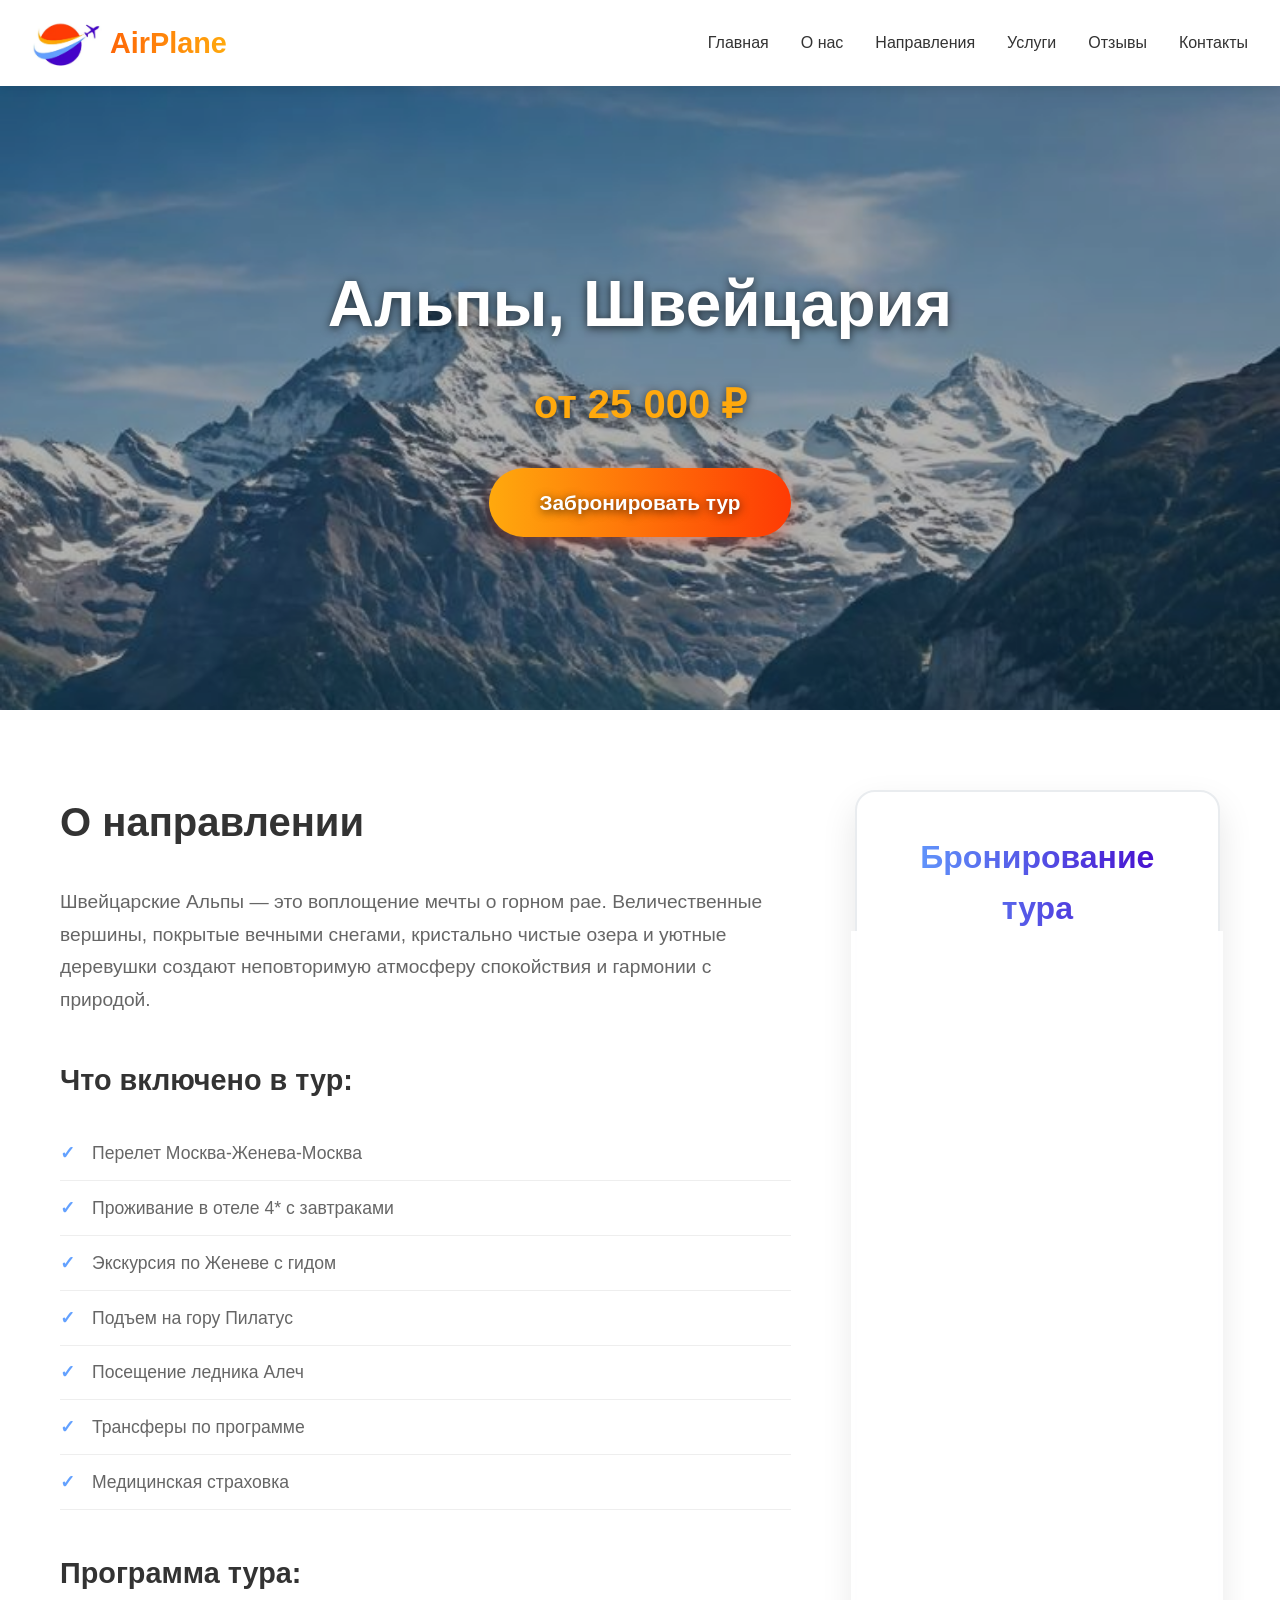
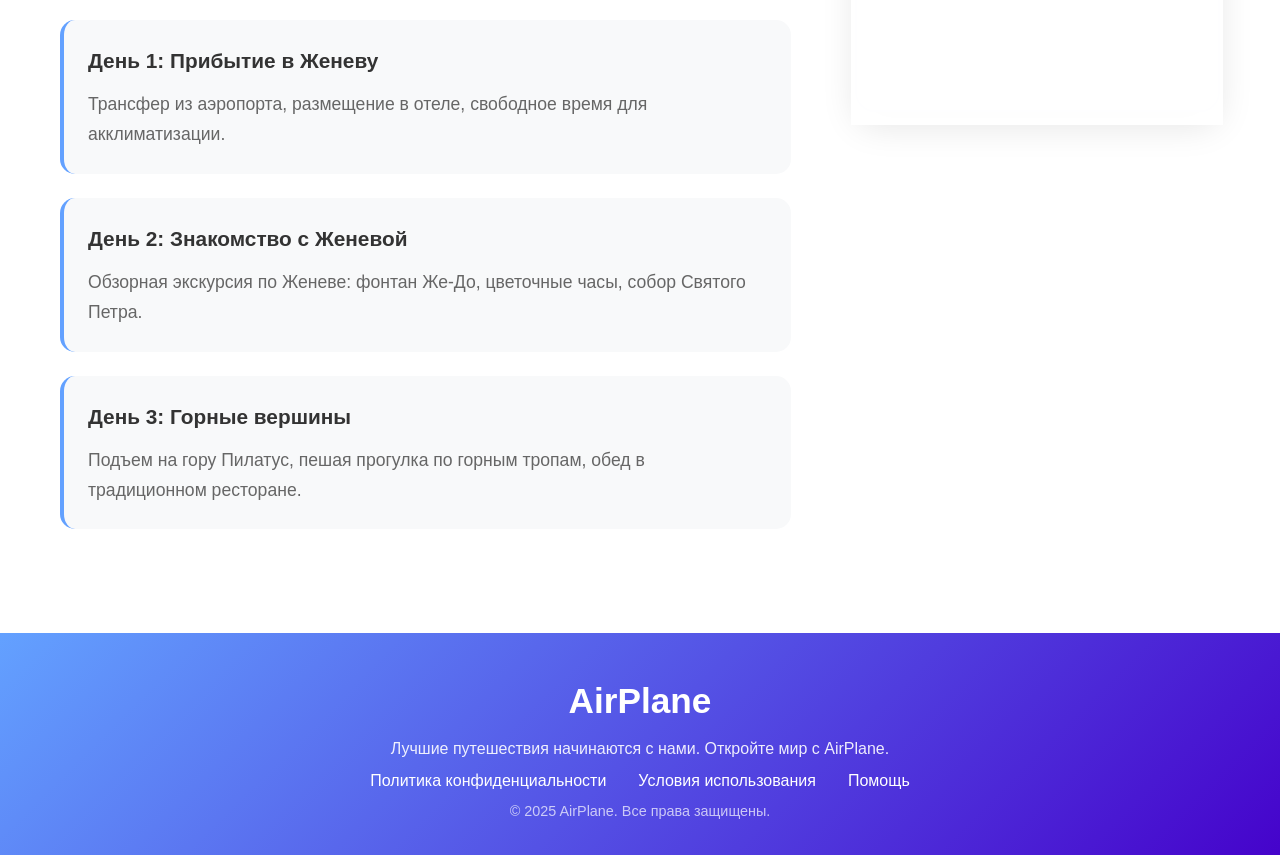
<file: alps.html>
<!DOCTYPE html>
<html lang="ru">
<head>
    <meta charset="UTF-8">
    <meta name="viewport" content="width=device-width, initial-scale=1.0">
    <title>Альпы, Швейцария - AirPlane</title>
    <link rel="stylesheet" href="style.css">
    <link rel="stylesheet" href="https://cdnjs.cloudflare.com/ajax/libs/font-awesome/6.4.0/css/all.min.css">
    <link rel="stylesheet" href="destination-styles.css">
</head>
<body>
    <header class="header">
        <nav class="navbar">
            <div class="nav-logo">
            <img src="images/logo.png" alt="AirPlane Logo" class="logo-img">
            AirPlane
        </div>
            <ul class="nav-menu">
                <li class="nav-item"><a href="index.html" class="nav-link">Главная</a></li>
                <li class="nav-item"><a href="index.html#about" class="nav-link">О нас</a></li>
                <li class="nav-item"><a href="index.html#destinations" class="nav-link">Направления</a></li>
                <li class="nav-item"><a href="index.html#services" class="nav-link">Услуги</a></li>
                <li class="nav-item"><a href="index.html#testimonials" class="nav-link">Отзывы</a></li>
                <li class="nav-item"><a href="index.html#contact" class="nav-link">Контакты</a></li>
            </ul>
            <div class="hamburger">
                <span class="bar"></span>
                <span class="bar"></span>
                <span class="bar"></span>
            </div>
        </nav>
    </header>

    <main>
        <section class="destination-detail">
            <div class="detail-hero" style="background-image: url('./images/швейцария.jpeg'); background-size: cover; background-position: top center; background-repeat: no-repeat;">
                <div class="container">
                    <div class="detail-content">
                        <h1>Альпы, Швейцария</h1>
                        <p class="detail-price">от 25 000 ₽</p>
                        <a href="#booking" class="detail-button">Забронировать тур</a>
                    </div>
                </div>
            </div>

            <div class="container">
                <div class="detail-info">
                    <div class="info-grid">
                        <div class="info-main">
                            <h2>О направлении</h2>
                            <p>Швейцарские Альпы — это воплощение мечты о горном рае. Величественные вершины, покрытые вечными снегами, кристально чистые озера и уютные деревушки создают неповторимую атмосферу спокойствия и гармонии с природой.</p>
                            
                            <h3>Что включено в тур:</h3>
                            <ul>
                                <li>Перелет Москва-Женева-Москва</li>
                                <li>Проживание в отеле 4* с завтраками</li>
                                <li>Экскурсия по Женеве с гидом</li>
                                <li>Подъем на гору Пилатус</li>
                                <li>Посещение ледника Алеч</li>
                                <li>Трансферы по программе</li>
                                <li>Медицинская страховка</li>
                            </ul>

                            <h3>Программа тура:</h3>
                            <div class="program-day">
                                <h4>День 1: Прибытие в Женеву</h4>
                                <p>Трансфер из аэропорта, размещение в отеле, свободное время для акклиматизации.</p>
                            </div>
                            <div class="program-day">
                                <h4>День 2: Знакомство с Женевой</h4>
                                <p>Обзорная экскурсия по Женеве: фонтан Же-До, цветочные часы, собор Святого Петра.</p>
                            </div>
                            <div class="program-day">
                                <h4>День 3: Горные вершины</h4>
                                <p>Подъем на гору Пилатус, пешая прогулка по горным тропам, обед в традиционном ресторане.</p>
                            </div>
                        </div>

                        <div class="info-sidebar">
                            <div class="booking-box" id="booking">
                                <h3>Бронирование тура</h3>
                                <form class="booking-form" data-base-price="25000">
                                    <div class="form-group">
                                        <label for="departure-date">Дата вылета</label>
                                        <input type="date" id="departure-date" required>
                                        <small class="date-error">Дата должна быть между 2025 и 2035 годом</small>
                                    </div>
                                    <div class="form-group">
                                        <label for="people-count">Количество человек</label>
                                        <select id="people-count">
                                            <option value="1">1</option>
                                            <option value="2">2</option>
                                            <option value="3">3</option>
                                            <option value="4">4</option>
                                        </select>
                                    </div>
                                    <div class="form-group">
                                        <label for="room-type">Тип номера</label>
                                        <select id="room-type">
                                            <option value="standard">Стандарт</option>
                                            <option value="comfort">Комфорт</option>
                                            <option value="luxury">Люкс</option>
                                        </select>
                                    </div>
                                    <div class="price-summary">
                                        <p>Итоговая стоимость: <span id="total-price">25 000 ₽</span></p>
                                    </div>
                                    <button type="submit" class="form-button">Забронировать тур</button>
                                </form>
                                <div id="booking-message"></div>
                            </div>
                        </div>
                    </div>
                </div>
            </div>
        </section>
    </main>

    <footer class="footer">
        <div class="container">
            <div class="footer-content">
                <div class="footer-logo">AirPlane</div>
                <p>Лучшие путешествия начинаются с нами. Откройте мир с AirPlane.</p>
                <div class="footer-links">
                    <a href="#">Политика конфиденциальности</a>
                    <a href="#">Условия использования</a>
                    <a href="#">Помощь</a>
                </div>
                <div class="footer-copy">&copy; 2025 AirPlane. Все права защищены.</div>
            </div>
        </div>
    </footer>

    <script src="script.js"></script>
    <script src="booking.js"></script>
</body>
</html>
</file>
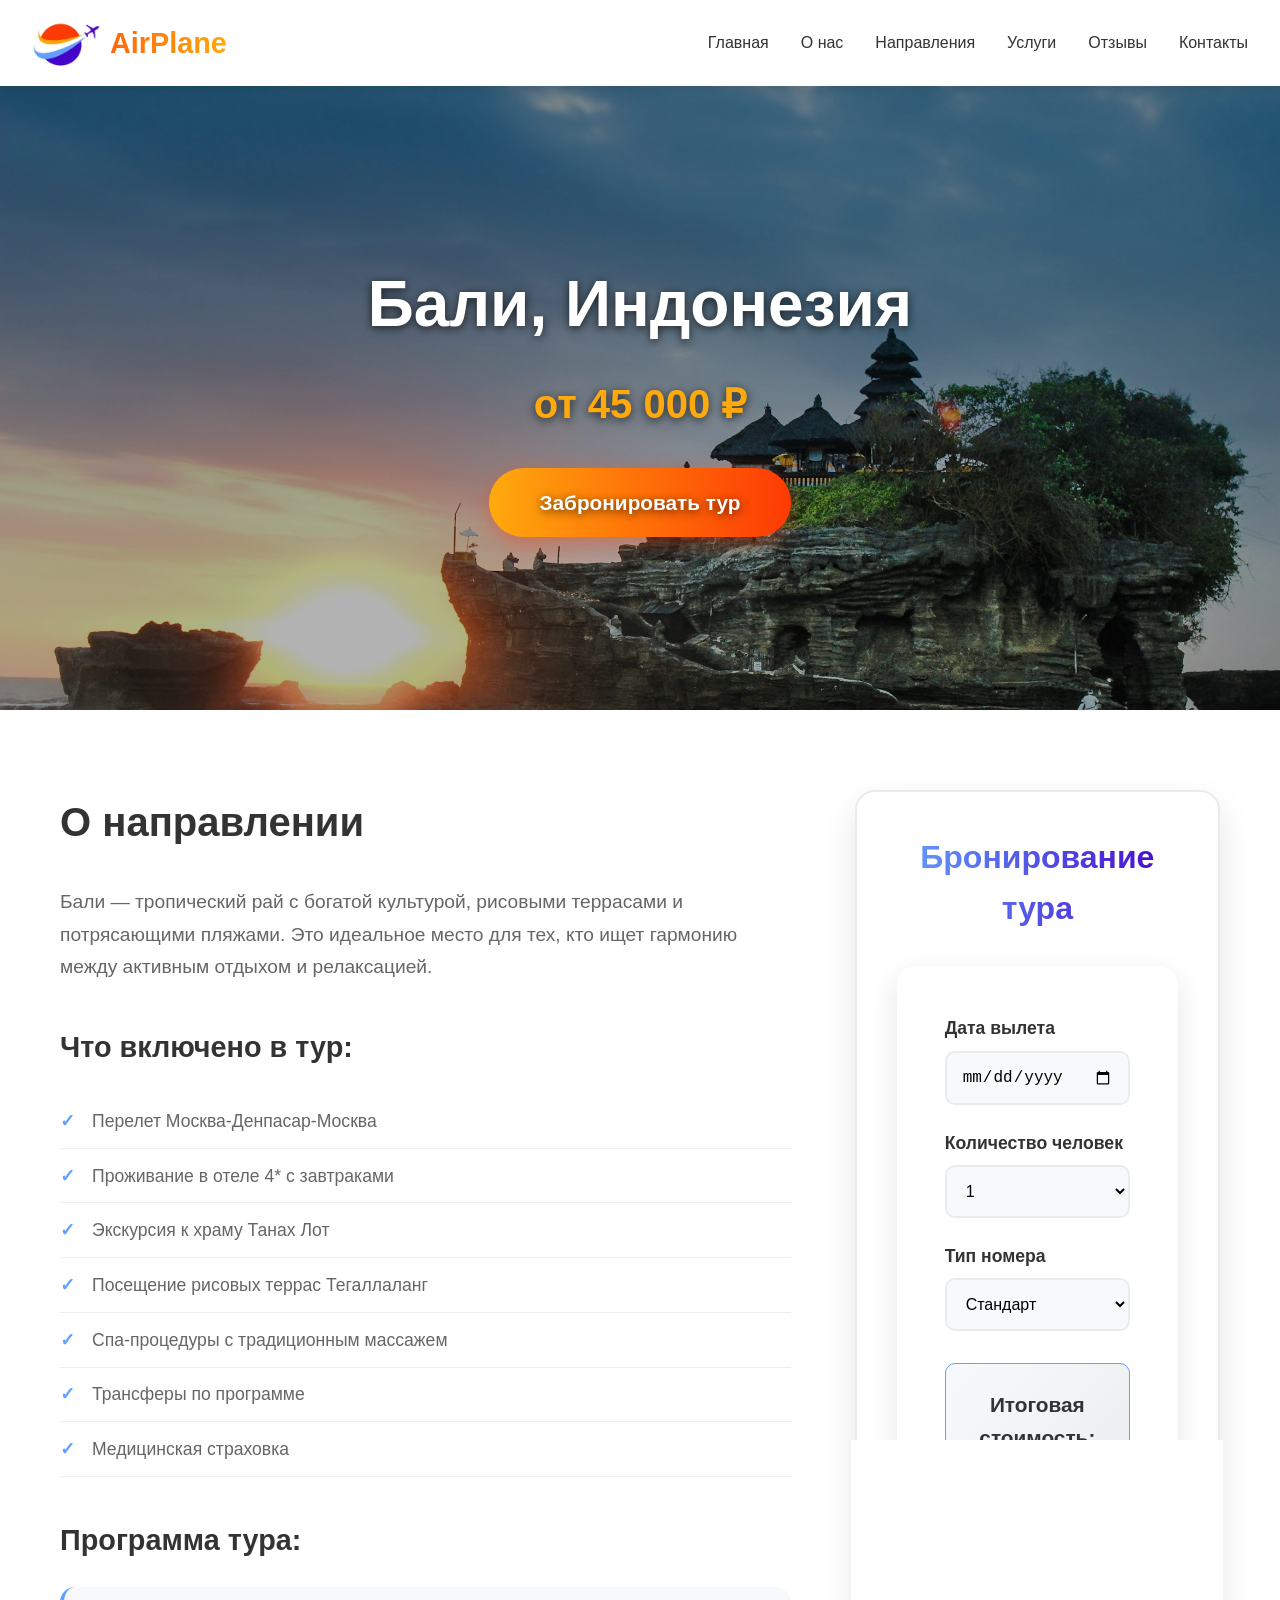
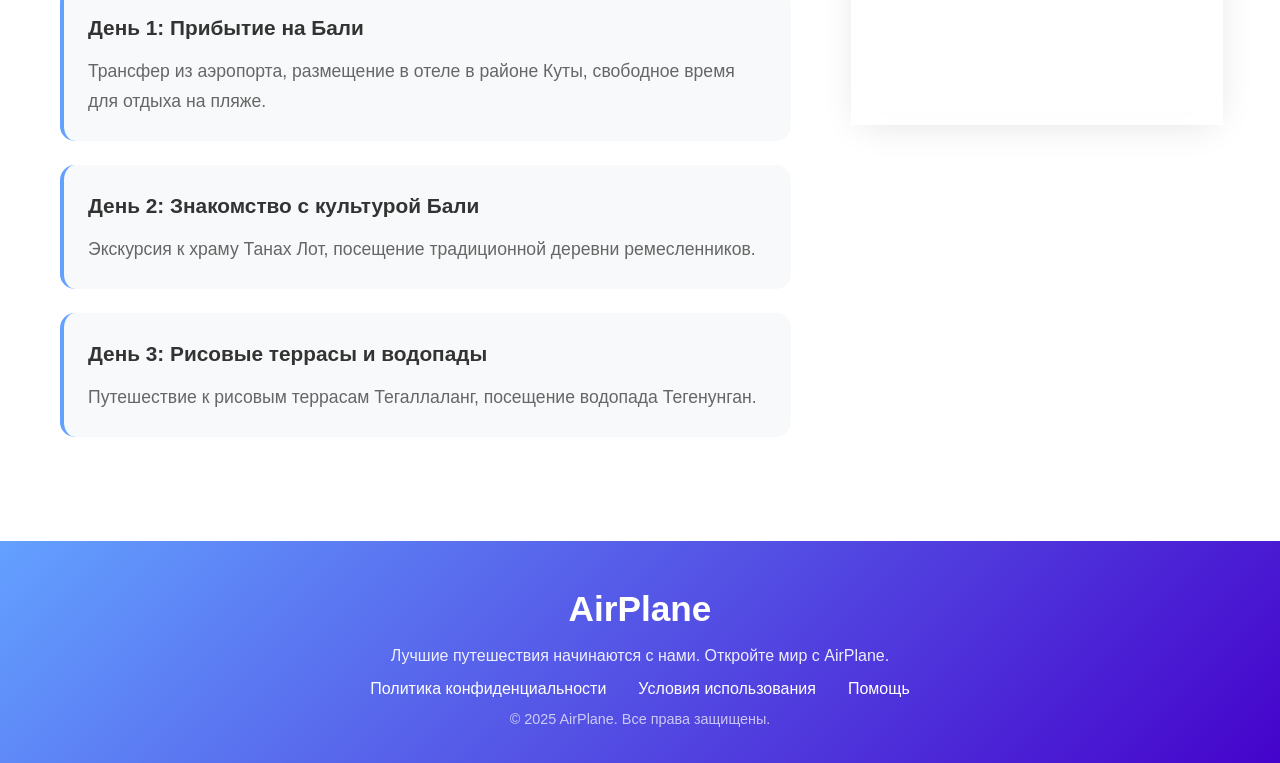
<file: bali.html>
<!DOCTYPE html>
<html lang="ru">
<head>
    <meta charset="UTF-8">
    <meta name="viewport" content="width=device-width, initial-scale=1.0">
    <title>Бали, Индонезия - AirPlane</title>
    <link rel="stylesheet" href="style.css">
    <link rel="stylesheet" href="https://cdnjs.cloudflare.com/ajax/libs/font-awesome/6.4.0/css/all.min.css">
    <link rel="stylesheet" href="destination-styles.css">
</head>
<body>
    <header class="header">
        <nav class="navbar">
            <div class="nav-logo">
                <img src="images/logo.png" alt="AirPlane Logo" class="logo-img">
                AirPlane
            </div>
            <ul class="nav-menu">
                <li class="nav-item"><a href="index.html" class="nav-link">Главная</a></li>
                <li class="nav-item"><a href="index.html#about" class="nav-link">О нас</a></li>
                <li class="nav-item"><a href="index.html#destinations" class="nav-link">Направления</a></li>
                <li class="nav-item"><a href="index.html#services" class="nav-link">Услуги</a></li>
                <li class="nav-item"><a href="index.html#testimonials" class="nav-link">Отзывы</a></li>
                <li class="nav-item"><a href="index.html#contact" class="nav-link">Контакты</a></li>
            </ul>
            <div class="hamburger">
                <span class="bar"></span>
                <span class="bar"></span>
                <span class="bar"></span>
            </div>
        </nav>
    </header>

    <main>
        <section class="destination-detail">
            <div class="detail-hero" style="background-image: url('./images/бали.png');">
                <div class="container">
                    <div class="detail-content">
                        <h1>Бали, Индонезия</h1>
                        <p class="detail-price">от 45 000 ₽</p>
                        <a href="#booking" class="detail-button">Забронировать тур</a>
                    </div>
                </div>
            </div>

            <div class="container">
                <div class="detail-info">
                    <div class="info-grid">
                        <div class="info-main">
                            <h2>О направлении</h2>
                            <p>Бали — тропический рай с богатой культурой, рисовыми террасами и потрясающими пляжами. Это идеальное место для тех, кто ищет гармонию между активным отдыхом и релаксацией.</p>
                            
                            <h3>Что включено в тур:</h3>
                            <ul>
                                <li>Перелет Москва-Денпасар-Москва</li>
                                <li>Проживание в отеле 4* с завтраками</li>
                                <li>Экскурсия к храму Танах Лот</li>
                                <li>Посещение рисовых террас Тегаллаланг</li>
                                <li>Спа-процедуры с традиционным массажем</li>
                                <li>Трансферы по программе</li>
                                <li>Медицинская страховка</li>
                            </ul>

                            <h3>Программа тура:</h3>
                            <div class="program-day">
                                <h4>День 1: Прибытие на Бали</h4>
                                <p>Трансфер из аэропорта, размещение в отеле в районе Куты, свободное время для отдыха на пляже.</p>
                            </div>
                            <div class="program-day">
                                <h4>День 2: Знакомство с культурой Бали</h4>
                                <p>Экскурсия к храму Танах Лот, посещение традиционной деревни ремесленников.</p>
                            </div>
                            <div class="program-day">
                                <h4>День 3: Рисовые террасы и водопады</h4>
                                <p>Путешествие к рисовым террасам Тегаллаланг, посещение водопада Тегенунган.</p>
                            </div>
                        </div>

                        <div class="info-sidebar">
                            <div class="booking-box" id="booking">
                                <h3>Бронирование тура</h3>
                                <form class="booking-form" data-base-price="45000">
                                    <div class="form-group">
                                        <label for="departure-date">Дата вылета</label>
                                        <input type="date" id="departure-date" required>
                                        <small class="date-error">Дата должна быть между 2025 и 2035 годом</small>
                                    </div>
                                    <div class="form-group">
                                        <label for="people-count">Количество человек</label>
                                        <select id="people-count">
                                            <option value="1">1</option>
                                            <option value="2">2</option>
                                            <option value="3">3</option>
                                            <option value="4">4</option>
                                        </select>
                                    </div>
                                    <div class="form-group">
                                        <label for="room-type">Тип номера</label>
                                        <select id="room-type">
                                            <option value="standard">Стандарт</option>
                                            <option value="comfort">Комфорт</option>
                                            <option value="luxury">Люкс</option>
                                        </select>
                                    </div>
                                    <div class="price-summary">
                                        <p>Итоговая стоимость: <span id="total-price">45 000 ₽</span></p>
                                    </div>
                                    <button type="submit" class="form-button">Забронировать тур</button>
                                </form>
                                <div id="booking-message"></div>
                            </div>
                        </div>
                    </div>
                </div>
            </div>
        </section>
    </main>

    <footer class="footer">
        <div class="container">
            <div class="footer-content">
                <div class="footer-logo">AirPlane</div>
                <p>Лучшие путешествия начинаются с нами. Откройте мир с AirPlane.</p>
                <div class="footer-links">
                    <a href="#">Политика конфиденциальности</a>
                    <a href="#">Условия использования</a>
                    <a href="#">Помощь</a>
                </div>
                <div class="footer-copy">&copy; 2025 AirPlane. Все права защищены.</div>
            </div>
        </div>
    </footer>

    <script src="script.js"></script>
    <script src="booking.js"></script>
</body>
</html>
</file>
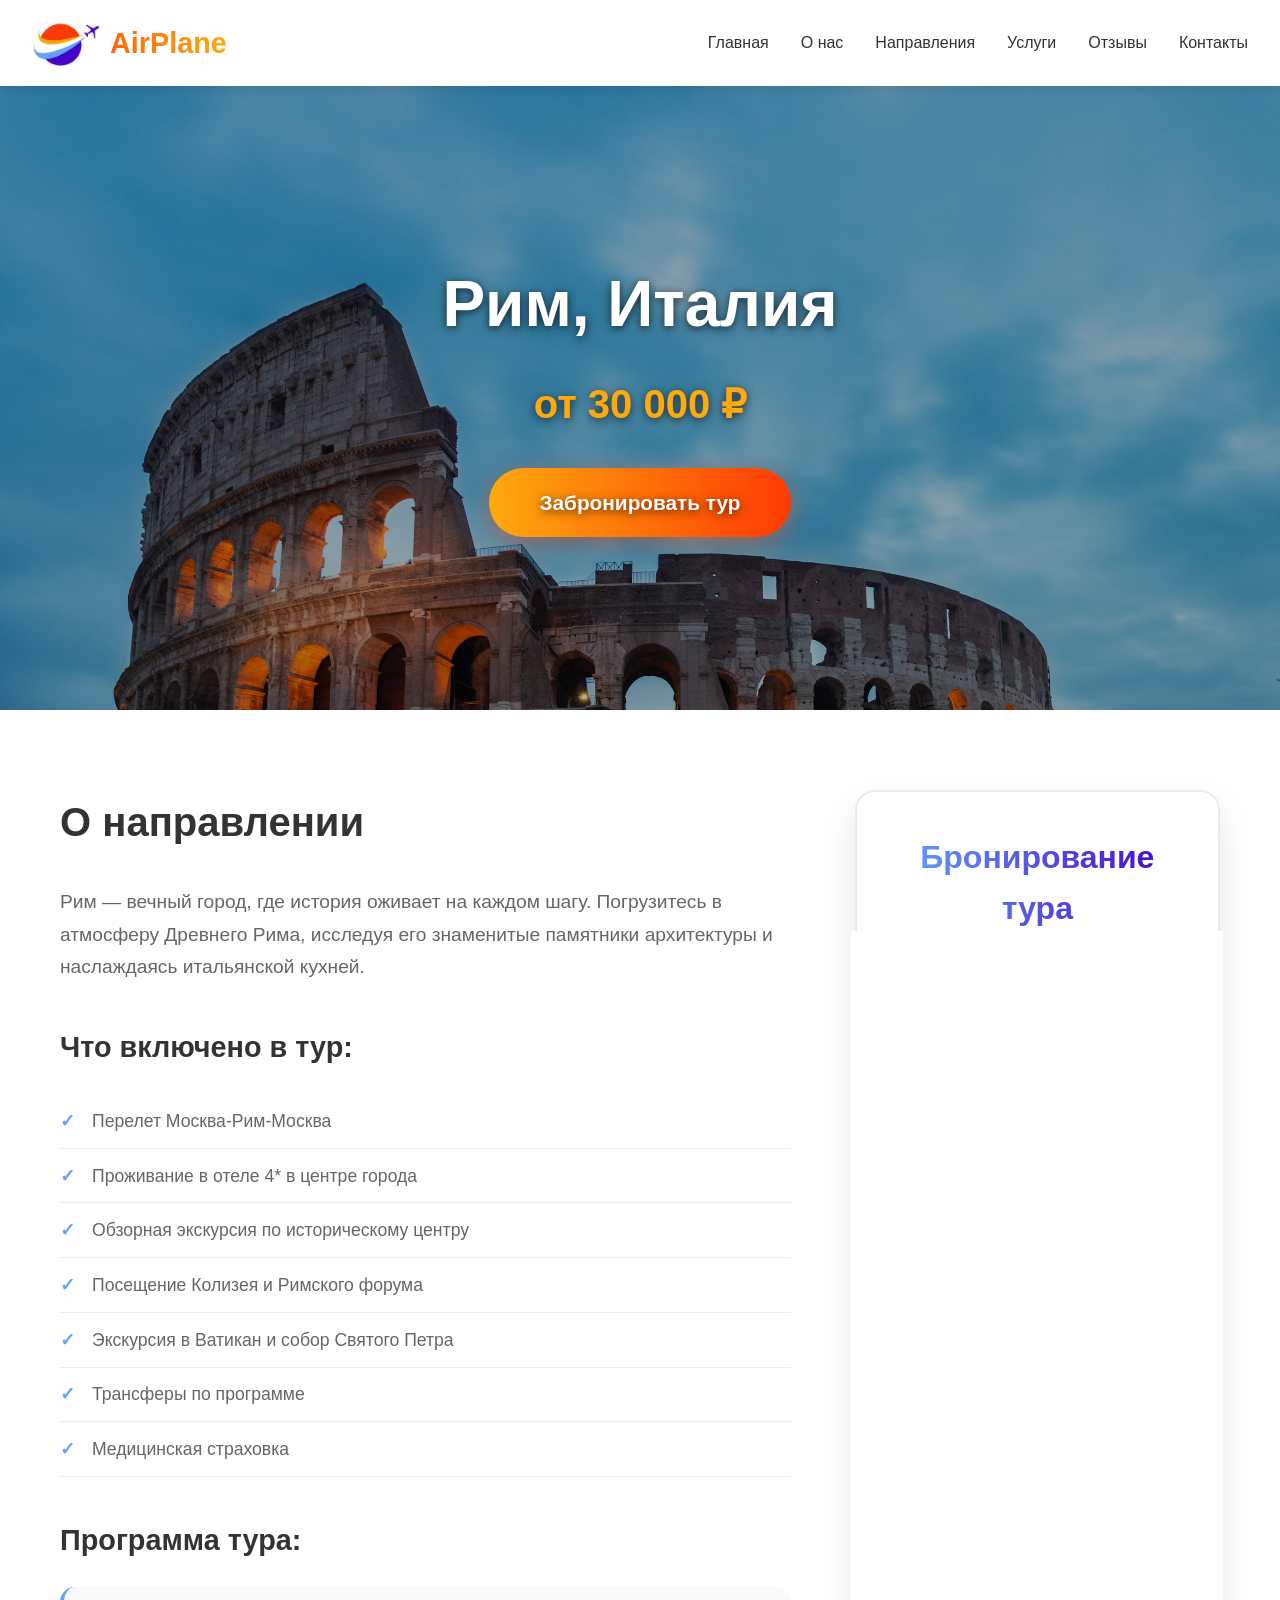
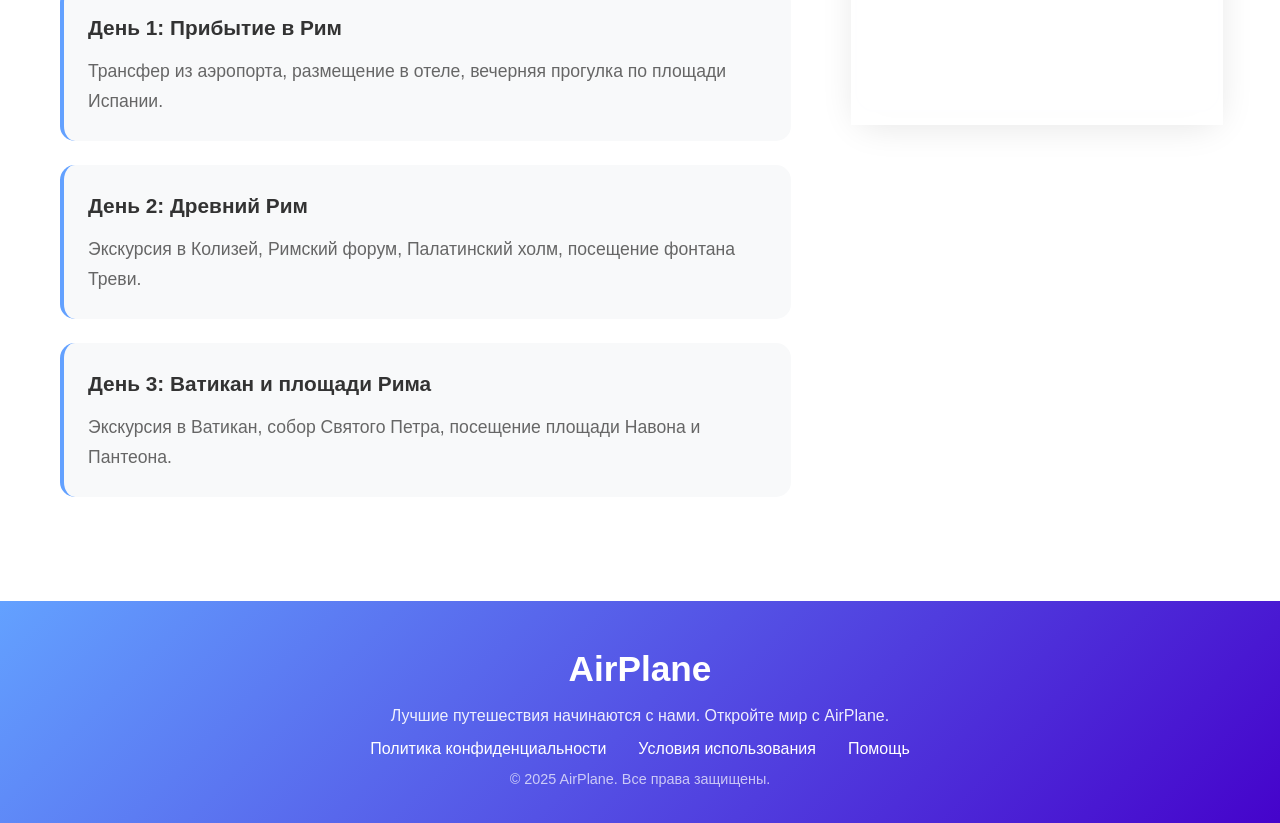
<file: rome.html>
<!DOCTYPE html>
<html lang="ru">
<head>
    <meta charset="UTF-8">
    <meta name="viewport" content="width=device-width, initial-scale=1.0">
    <title>Рим, Италия - AirPlane</title>
    <link rel="stylesheet" href="style.css">
    <link rel="stylesheet" href="https://cdnjs.cloudflare.com/ajax/libs/font-awesome/6.4.0/css/all.min.css">
    <link rel="stylesheet" href="destination-styles.css">
</head>
<body>
    <header class="header">
        <nav class="navbar">
            <div class="nav-logo">
                <img src="images/logo.png" alt="AirPlane Logo" class="logo-img">
                AirPlane
            </div>
            <ul class="nav-menu">
                <li class="nav-item"><a href="index.html" class="nav-link">Главная</a></li>
                <li class="nav-item"><a href="index.html#about" class="nav-link">О нас</a></li>
                <li class="nav-item"><a href="index.html#destinations" class="nav-link">Направления</a></li>
                <li class="nav-item"><a href="index.html#services" class="nav-link">Услуги</a></li>
                <li class="nav-item"><a href="index.html#testimonials" class="nav-link">Отзывы</a></li>
                <li class="nav-item"><a href="index.html#contact" class="nav-link">Контакты</a></li>
            </ul>
            <div class="hamburger">
                <span class="bar"></span>
                <span class="bar"></span>
                <span class="bar"></span>
            </div>
        </nav>
    </header>

    <main>
        <section class="destination-detail">
            <div class="detail-hero" style="background-image: url('./images/рим.png');">
                <div class="container">
                    <div class="detail-content">
                        <h1>Рим, Италия</h1>
                        <p class="detail-price">от 30 000 ₽</p>
                        <a href="#booking" class="detail-button">Забронировать тур</a>
                    </div>
                </div>
            </div>

            <div class="container">
                <div class="detail-info">
                    <div class="info-grid">
                        <div class="info-main">
                            <h2>О направлении</h2>
                            <p>Рим — вечный город, где история оживает на каждом шагу. Погрузитесь в атмосферу Древнего Рима, исследуя его знаменитые памятники архитектуры и наслаждаясь итальянской кухней.</p>
                            
                            <h3>Что включено в тур:</h3>
                            <ul>
                                <li>Перелет Москва-Рим-Москва</li>
                                <li>Проживание в отеле 4* в центре города</li>
                                <li>Обзорная экскурсия по историческому центру</li>
                                <li>Посещение Колизея и Римского форума</li>
                                <li>Экскурсия в Ватикан и собор Святого Петра</li>
                                <li>Трансферы по программе</li>
                                <li>Медицинская страховка</li>
                            </ul>

                            <h3>Программа тура:</h3>
                            <div class="program-day">
                                <h4>День 1: Прибытие в Рим</h4>
                                <p>Трансфер из аэропорта, размещение в отеле, вечерняя прогулка по площади Испании.</p>
                            </div>
                            <div class="program-day">
                                <h4>День 2: Древний Рим</h4>
                                <p>Экскурсия в Колизей, Римский форум, Палатинский холм, посещение фонтана Треви.</p>
                            </div>
                            <div class="program-day">
                                <h4>День 3: Ватикан и площади Рима</h4>
                                <p>Экскурсия в Ватикан, собор Святого Петра, посещение площади Навона и Пантеона.</p>
                            </div>
                        </div>

                        <div class="info-sidebar">
                            <div class="booking-box" id="booking">
                                <h3>Бронирование тура</h3>
                                <form class="booking-form" data-base-price="30000">
                                    <div class="form-group">
                                        <label for="departure-date">Дата вылета</label>
                                        <input type="date" id="departure-date" required>
                                        <small class="date-error">Дата должна быть между 2025 и 2035 годом</small>
                                    </div>
                                    <div class="form-group">
                                        <label for="people-count">Количество человек</label>
                                        <select id="people-count">
                                            <option value="1">1</option>
                                            <option value="2">2</option>
                                            <option value="3">3</option>
                                            <option value="4">4</option>
                                        </select>
                                    </div>
                                    <div class="form-group">
                                        <label for="room-type">Тип номера</label>
                                        <select id="room-type">
                                            <option value="standard">Стандарт</option>
                                            <option value="comfort">Комфорт</option>
                                            <option value="luxury">Люкс</option>
                                        </select>
                                    </div>
                                    <div class="price-summary">
                                        <p>Итоговая стоимость: <span id="total-price">30 000 ₽</span></p>
                                    </div>
                                    <button type="submit" class="form-button">Забронировать тур</button>
                                </form>
                                <div id="booking-message"></div>
                            </div>
                        </div>
                    </div>
                </div>
            </div>
        </section>
    </main>

    <footer class="footer">
        <div class="container">
            <div class="footer-content">
                <div class="footer-logo">AirPlane</div>
                <p>Лучшие путешествия начинаются с нами. Откройте мир с AirPlane.</p>
                <div class="footer-links">
                    <a href="#">Политика конфиденциальности</a>
                    <a href="#">Условия использования</a>
                    <a href="#">Помощь</a>
                </div>
                <div class="footer-copy">&copy; 2025 AirPlane. Все права защищены.</div>
            </div>
        </div>
    </footer>

    <script src="script.js"></script>
    <script src="booking.js"></script>
</body>
</html>
</file>
<file: style.css>
/* Обнуление стилей и базовые настройки */
* {
    margin: 0;
    padding: 0;
    box-sizing: border-box;
}

body {
    font-family: 'Segoe UI', Tahoma, Geneva, Verdana, sans-serif;
    line-height: 1.6;
    color: #333;
    background-color: #ffffff;
    overflow-x: hidden;
}

.container {
    max-width: 1200px;
    margin: 0 auto;
    padding: 0 20px;
}
/* Стили для шапки - ИСПРАВЛЕННЫЕ */
.header {
    position: fixed;
    top: 0;
    width: 100%;
    background: #ffffff; /* Белый фон вместо прозрачного */
    z-index: 1000;
    box-shadow: 0 2px 10px rgba(0, 0, 0, 0.1);
}

.navbar {
    display: flex;
    justify-content: space-between;
    align-items: center;
    padding: 1rem 2rem;
}

.nav-logo {
    display: flex;
    align-items: center;
    gap: 0.5rem;
    font-size: 1.8rem;
    font-weight: 700;
    color: #333; /* Цвет текста вместо градиента */
}

.logo-img {
    width: 70px; /* Размер логотипа */

    object-fit: contain; /* Сохраняет пропорции */
}

.logo-text {
    background: linear-gradient(90deg, #fe3a04 0%, #ffa90d 100%);
    -webkit-background-clip: text;
    background-clip: text;
    color: transparent;
}

.navbar {
    display: flex;
    justify-content: space-between;
    align-items: center;
    padding: 1rem 2rem;
}

.nav-logo {
    font-size: 1.8rem;
    font-weight: 700;
    background: linear-gradient(90deg, #fe3a04 0%, #ffa90d 100%);
    -webkit-background-clip: text;
    background-clip: text;
    color: transparent;
}

.nav-menu {
    display: flex;
    list-style: none;
    gap: 2rem;
}

.nav-link {
    text-decoration: none;
    color: #333;
    font-weight: 500;
    transition: color 0.3s ease;
    position: relative;
}

.nav-link:hover {
    color: #fe3a04;
}

.nav-link::after {
    content: '';
    position: absolute;
    width: 0;
    height: 2px;
    bottom: -5px;
    left: 0;
    background: linear-gradient(90deg, #fe3a04, #ffa90d);
    transition: width 0.3s ease;
}

.nav-link:hover::after {
    width: 100%;
}

.hamburger {
    display: none;
    flex-direction: column;
    cursor: pointer;
}

.bar {
    width: 25px;
    height: 3px;
    background: #333;
    margin: 3px 0;
    transition: 0.3s;
}

/* Стили для герой-секции с параллакс эффектом */
.hero-parallax {
    position: relative;
    height: 100vh;
    display: flex;
    align-items: center;
    justify-content: center;
    overflow: hidden;
}

.parallax-bg {
    position: absolute;
    top: 0;
    left: 0;
    width: 100%;
    height: 120%;
    background-size: cover;
    background-position: center;
    background-attachment: fixed;
    z-index: -1;
}

.hero-content {
    text-align: center;
    color: #fff;
    max-width: 800px;
    padding: 0 20px;
    z-index: 1;
    text-shadow: 0 2px 10px rgba(0, 0, 0, 0.5);
}

.hero-title {
    font-size: 3.5rem;
    margin-bottom: 1.5rem;
    line-height: 1.2;
}

.hero-title span {
    background: linear-gradient(90deg, #ffa90d, #fe3a04);
    -webkit-background-clip: text;
    background-clip: text;
    color: transparent;
    text-shadow: none;
}

.hero-description {
    font-size: 1.2rem;
    margin-bottom: 2rem;
    opacity: 0.9;
}

.cta-button {
    padding: 15px 40px;
    font-size: 1.1rem;
    font-weight: 600;
    border: none;
    border-radius: 50px;
    cursor: pointer;
    background: linear-gradient(90deg, #ffa90d 0%, #fe3a04 100%);
    color: #fff;
    transition: all 0.3s ease;
    box-shadow: 0 4px 15px rgba(254, 58, 4, 0.3);
}

.cta-button:hover {
    transform: translateY(-3px);
    box-shadow: 0 6px 20px rgba(254, 58, 4, 0.4);
    background: linear-gradient(90deg, #fe3a04 0%, #ffa90d 100%);
}


/* НОВЫЕ СТИЛИ ДЛЯ БЛОКА "О НАС" С ПАРАЛЛАКСОМ */
.about-new {
    padding: 100px 0;
    background: #fff;
    position: relative;
}

.about-new-grid {
    display: grid;
    grid-template-columns: 1fr 1fr;
    gap: 4rem;
    align-items: center;
}

.about-new-content h2 {
    font-size: 2.8rem;
    margin-bottom: 1.5rem;
    color: #333;
    background: linear-gradient(90deg, #fe3a04 0%, #ffa90d 100%);
    -webkit-background-clip: text;
    background-clip: text;
    color: transparent;
}

.about-new-content p {
    font-size: 1.2rem;
    color: #666;
    margin-bottom: 1.5rem;
    line-height: 1.7;
}

.about-new-image-parallax {
    position: relative;
    height: 700px; /* Фиксированная высота для параллакса */
    border-radius: 20px;
    overflow: hidden;
    box-shadow: 0 20px 40px rgba(0, 0, 0, 0.1);
}

.about-new-parallax-bg {
    position: absolute;
    top: -500px; /* Обрезка сверху для параллакса */
    left: 0;
    width: 100%;
    height: calc(100% + 100px); /* Высота + 200px для скроллинга */
    background-size: cover;
    background-position: center;
    background-attachment: fixed;
    background-image: url('images/image 5.jpg');
}

/* Стили для секции "О нас" */
.about {
    padding: 100px 0;
    background-color: #f8f9fa;
}

.about h2 {
    text-align: center;
    font-size: 2.5rem;
    margin-bottom: 3rem;
    color: #333;
}

.about-grid {
    display: grid;
    grid-template-columns: repeat(auto-fit, minmax(300px, 1fr));
    gap: 2rem;
}

.about-card {
    background: #fff;
    padding: 2.5rem 2rem;
    border-radius: 15px;
    text-align: center;
    box-shadow: 0 10px 30px rgba(0, 0, 0, 0.08);
    transition: transform 0.3s ease, box-shadow 0.3s ease;
}

.about-card:hover {
    transform: translateY(-10px);
    box-shadow: 0 15px 40px rgba(0, 0, 0, 0.15);
}

.about-card i {
    font-size: 3rem;
    margin-bottom: 1.5rem;
    background: linear-gradient(135deg, #63a1ff, #4503cb);
    -webkit-background-clip: text;
    background-clip: text;
    color: transparent;
}

.about-card h3 {
    font-size: 1.5rem;
    margin-bottom: 1rem;
    color: #333;
}

.about-card p {
    color: #666;
    line-height: 1.6;
}

/* Стили для секции "Направления" с фоновыми изображениями */
.destinations {
    padding: 100px 0;
}

.destinations h2 {
    text-align: center;
    font-size: 2.5rem;
    margin-bottom: 3rem;
    color: #333;
}

.destinations-grid {
    display: grid;
    grid-template-columns: repeat(auto-fit, minmax(350px, 1fr));
    gap: 2rem;
}

.destination-card {
    position: relative;
    height: 400px;
    border-radius: 15px;
    overflow: hidden;
    box-shadow: 0 10px 30px rgba(0, 0, 0, 0.08);
    transition: transform 0.3s ease, box-shadow 0.3s ease;
}

.destination-card:hover {
    transform: translateY(-10px);
    box-shadow: 0 15px 40px rgba(0, 0, 0, 0.15);
}

.card-bg {
    position: absolute;
    top: 0;
    left: 0;
    width: 100%;
    height: 100%;
    background-size: cover;
    background-position: center;
    transition: transform 0.5s ease;
}

.destination-card:hover .card-bg {
    transform: scale(1.1);
}

.card-overlay {
    position: absolute;
    bottom: 0;
    left: 0;
    width: 100%;
    height: 60%;
    background: linear-gradient(to top, rgba(0,0,0,0.8) 0%, rgba(0,0,0,0) 100%);
}

.card-content {
    position: absolute;
    bottom: 0;
    left: 0;
    width: 100%;
    padding: 1.5rem;
    color: #fff;
    z-index: 1;
}

.card-content h3 {
    font-size: 1.5rem;
    margin-bottom: 0.5rem;
}

.card-content p {
    margin-bottom: 1rem;
    opacity: 0.9;
}

.card-price {
    font-size: 1.5rem;
    font-weight: 700;
    color: #ffa90d;
    margin-bottom: 1rem;
}

.card-button {
    display: block;
    width: 100%;
    padding: 12px;
    background: linear-gradient(90deg, #63a1ff 0%, #4503cb 100%);
    color: #fff;
    border: none;
    border-radius: 8px;
    font-weight: 600;
    cursor: pointer;
    transition: all 0.3s ease;
    text-align: center;
    text-decoration: none;
}

.card-button:hover {
   /* Уберите смену градиента */
    background: linear-gradient(90deg, #63a1ff 0%, #4503cb 100%);
    /* Добавьте другие эффекты */
    filter: brightness(1.1);
    transform: translateY(-3px);
    box-shadow: 0 8px 20px rgba(99, 161, 255, 0.4);
}

/* Стили для секции "Услуги" */
.services {
    padding: 100px 0;
    background: linear-gradient(135deg, #f8f9fa 0%, #e9ecef 100%);
}

.services h2 {
    text-align: center;
    font-size: 2.5rem;
    margin-bottom: 3rem;
    color: #333;
}

.services-grid {
    display: grid;
    grid-template-columns: repeat(auto-fit, minmax(250px, 1fr));
    gap: 2rem;
}

.service-item {
    background: #fff;
    padding: 2rem;
    border-radius: 15px;
    text-align: center;
    box-shadow: 0 10px 30px rgba(0, 0, 0, 0.08);
    transition: transform 0.3s ease;
}

.service-item:hover {
    transform: translateY(-5px);
}

.service-item i {
    font-size: 2.5rem;
    margin-bottom: 1.5rem;
    background: linear-gradient(135deg, #ffa90d, #fe3a04);
    -webkit-background-clip: text;
    background-clip: text;
    color: transparent;
}

.service-item h3 {
    font-size: 1.3rem;
    margin-bottom: 1rem;
    color: #333;
}

.service-item p {
    color: #666;
    line-height: 1.6;
}



.promo-content {
    text-align: center;
    color: #fff;
    max-width: 600px;
    padding: 0 20px;
    z-index: 1;
    text-shadow: 0 2px 10px rgba(0, 0, 0, 0.5);
}

.promo-content h2 {
    font-size: 2.5rem;
    margin-bottom: 1rem;
}

.promo-content p {
    font-size: 1.2rem;
    margin-bottom: 2rem;
    opacity: 0.9;
}

.promo-button {
    padding: 12px 30px;
    font-size: 1rem;
    font-weight: 600;
    border: 2px solid #fff;
    border-radius: 50px;
    cursor: pointer;
    background: transparent;
    color: #fff;
    transition: all 0.3s ease;
}

.promo-button:hover {
    background: #fff;
    color: #333;
}

/* Стили для секции "Отзывы" */
.testimonials {
    padding: 100px 0;
    background-color: #fff;
}

.testimonials h2 {
    text-align: center;
    font-size: 2.5rem;
    margin-bottom: 3rem;
    color: #333;
}

.testimonials-slider {
    max-width: 800px;
    margin: 0 auto;
    background: linear-gradient(135deg, #63a1ff 0%, #4503cb 100%);
    color: #fff;
    padding: 3rem;
    border-radius: 20px;
    text-align: center;
    box-shadow: 0 15px 40px rgba(99, 161, 255, 0.3);
}

.testimonial-slide p {
    font-size: 1.2rem;
    font-style: italic;
    margin-bottom: 2rem;
    line-height: 1.6;
}

.client-info {
    display: flex;
    align-items: center;
    justify-content: center;
    gap: 1rem;
}

.client-info img {
    width: 60px;
    height: 60px;
    border-radius: 50%;
    object-fit: cover;
    border: 3px solid #fff;
}

.client-info span {
    font-weight: 600;
}

/* Стили для секции "Контакты и бронирование" с фоновым изображением */
.contact-booking {
    position: relative;
    padding: 100px 0;
}

.contact-bg {
    position: absolute;
    top: 0;
    left: 0;
    width: 100%;
    height: 100%;
    background-size: cover;
    background-position: center;
}

.contact-overlay {
    position: absolute;
    top: 0;
    left: 0;
    width: 100%;
    height: 100%;
    background: rgba(0, 0, 0, 0.6);
}

.contact-booking-grid {
    display: grid;
    grid-template-columns: repeat(auto-fit, minmax(400px, 1fr));
    gap: 4rem;
    position: relative;
    z-index: 1;
}

.booking-form, .contact-info {
    background: rgba(255, 255, 255, 0.95);
    padding: 3rem;
    border-radius: 20px;
    box-shadow: 0 10px 30px rgba(0, 0, 0, 0.1);
    backdrop-filter: blur(10px);
}

.booking-form h2, .contact-info h2 {
    font-size: 2rem;
    margin-bottom: 2rem;
    color: #333;
    text-align: center;
}

.form-group {
    margin-bottom: 1.5rem;
}

.form-group label {
    display: block;
    margin-bottom: 0.5rem;
    font-weight: 600;
    color: #333;
}

.form-group input {
    width: 100%;
    padding: 15px;
    border: 2px solid #e9ecef;
    border-radius: 10px;
    font-size: 1rem;
    transition: border-color 0.3s ease;
}

.form-group input:focus {
    outline: none;
    border-color: #63a1ff;
}

.form-group.double {
    display: grid;
    grid-template-columns: 1fr 1fr;
    gap: 1rem;
}

.form-button {
    width: 100%;
    padding: 15px;
    background: linear-gradient(90deg, #ffa90d 0%, #fe3a04 100%);
    color: #fff;
    border: none;
    border-radius: 10px;
    font-size: 1.1rem;
    font-weight: 600;
    cursor: pointer;
    transition: all 0.3s ease;
}

.form-button:hover {
    background: linear-gradient(90deg, #fe3a04 0%, #ffa90d 100%);
    transform: translateY(-2px);
}

.contact-info p {
    display: flex;
    align-items: center;
    gap: 1rem;
    margin-bottom: 1.5rem;
    font-size: 1.1rem;
}

.contact-info i {
    width: 20px;
    color: #fe3a04;
}


 
.social-links {
    display: flex;
    gap: 1rem;
    margin-top: 2rem;
    color: #ffffff;
}

.social-links a {
    display: inline-flex;
    align-items: center;
    justify-content: center;
    width: 50px;
    height: 50px;
    background: linear-gradient(135deg, #63a1ff, #4503cb);
    color: #fff;
    border-radius: 50%;
    text-decoration: none;
    font-size: 1.2rem;
    transition: transform 0.3s ease;
}

.social-links a:hover {
    transform: scale(1.1);
}

/* Стили для подвала */
.footer {
    background: linear-gradient(135deg, #63a1ff 0%, #4503cb 100%);
    color: #fff;
    padding: 3rem 0;
    text-align: center;
}

.footer-content {
    max-width: 600px;
    margin: 0 auto;
}

.footer-logo {
    font-size: 2rem;
    font-weight: 700;
    margin-bottom: 1rem;
}




/* Адаптивность */
@media (max-width: 768px) {
    .hamburger {
        display: flex;
    }

    .nav-menu {
        position: fixed;
        left: -100%;
        top: 70px;
        flex-direction: column;
        background: linear-gradient(135deg, #fff, #f8f9fa);
        width: 100%;
        text-align: center;
        transition: 0.3s;
        box-shadow: 0 10px 27px rgba(0, 0, 0, 0.05);
        padding: 2rem 0;
        gap: 0;
    }

    .nav-menu.active {
        left: 0;
    }

    .nav-item {
        margin: 1rem 0;
    }

    .hero-title {
        font-size: 2.5rem;
    }

    .contact-booking-grid {
        grid-template-columns: 1fr;
    }

    .form-group.double {
        grid-template-columns: 1fr;
    }

    .footer-links {
        flex-direction: column;
        gap: 1rem;
    }
}





/* Увеличение размеров шрифта для всего сайта */
body {
    font-size: 18px;
    line-height: 1.6;
}

.container {
    max-width: 1200px;
    margin: 0 auto;
    padding: 0 20px;
}

/* Стили для улучшенного героя */
.hero-parallax {
    position: relative;
    height: 100vh;
    display: flex;
    align-items: center;
    justify-content: center;
    overflow: hidden;
}

.parallax-bg {
    position: absolute;
    top: 0;
    left: 0;
    width: 100%;
    height: 120%;
    background-size: cover;
    background-position: center;
    background-attachment: fixed;
    z-index: -1;
}

.hero-content {
    text-align: center;
    color: #fff;
    max-width: 900px;
    padding: 0 30px;
    z-index: 1;
    text-shadow: 0 2px 15px rgba(0, 0, 0, 0.7);
}

.hero-title {
    font-size: 4rem;
    margin-bottom: 2rem;
    line-height: 1.2;
    font-weight: 700;
}

.hero-title span {
    background: linear-gradient(90deg, #ffa90d, #fe3a04);
    -webkit-background-clip: text;
    background-clip: text;
    color: transparent;
    text-shadow: none;
}

.hero-description {
    font-size: 1.5rem;
    margin-bottom: 2.5rem;
    opacity: 0.95;
    font-weight: 500;
    line-height: 1.6;
}

.cta-button {
    padding: 18px 50px;
    font-size: 1.3rem;
    font-weight: 600;
    border: none;
    border-radius: 50px;
    cursor: pointer;
    background: linear-gradient(90deg, #ffa90d 0%, #fe3a04 100%);
    color: #fff;
    transition: all 0.3s ease;
    box-shadow: 0 5px 20px rgba(254, 58, 4, 0.4);
}

.cta-button:hover {
    transform: translateY(-3px) scale(1.05);
    box-shadow: 0 8px 25px rgba(254, 58, 4, 0.5);
}

/* Новый блок "О нас" после главной страницы */
.about-new {
    padding: 100px 0;
    background: #fff;
}

.about-new-grid {
    display: grid;
    grid-template-columns: 1fr 1fr;
    gap: 4rem;
    align-items: center;
}

.about-new-content h2 {
    font-size: 2.8rem;
    margin-bottom: 1.5rem;
    color: #333;
    background: linear-gradient(90deg, #fe3a04 0%, #ffa90d 100%);
    -webkit-background-clip: text;
    background-clip: text;
    color: transparent;
}

.about-new-content p {
    font-size: 1.2rem;
    color: #666;
    margin-bottom: 1.5rem;
    line-height: 1.7;
}

.about-new-image {
    border-radius: 20px;
    overflow: hidden;
    box-shadow: 0 20px 40px rgba(0, 0, 0, 0.1);
}

.about-new-image img {
    width: 100%;
    height: auto;
    display: block;
}

/* Увеличенные карточки направлений */
.destinations-grid {
    display: grid;
    grid-template-columns: repeat(auto-fit, minmax(350px, 1fr));
    gap: 2.5rem;
}

.destination-card {
    position: relative;
    height: 500px; /* Увеличено на 100px */
    border-radius: 20px;
    overflow: hidden;
    box-shadow: 0 15px 35px rgba(0, 0, 0, 0.1);
    transition: all 0.3s ease;
}

.destination-card:hover {
    transform: translateY(-15px);
    box-shadow: 0 25px 50px rgba(0, 0, 0, 0.15);
}

.card-bg {
    position: absolute;
    top: 0;
    left: 0;
    width: 100%;
    height: 100%;
    background-size: cover;
    background-position: center;
    transition: transform 0.5s ease;
}

.destination-card:hover .card-bg {
    transform: scale(1.1);
}

.card-overlay {
    position: absolute;
    bottom: 0;
    left: 0;
    width: 100%;
    height: 60%;
    background: linear-gradient(to top, rgba(0,0,0,0.9) 0%, rgba(0,0,0,0) 100%);
}

.card-content {
    position: absolute;
    bottom: 0;
    left: 0;
    width: 100%;
    padding: 2rem;
    color: #fff;
    z-index: 1;
}

.card-content h3 {
    font-size: 1.8rem;
    margin-bottom: 0.8rem;
    font-weight: 600;
}

.card-content p {
    font-size: 1.1rem;
    margin-bottom: 1.2rem;
    opacity: 0.95;
    line-height: 1.5;
}

.card-price {
    font-size: 1.8rem;
    font-weight: 700;
    color: #ffa90d;
    margin-bottom: 1.2rem;
}

/* Исправленные кнопки без смены градиента */
.card-button {
    display: block;
    width: 100%;
    padding: 15px;
    background: linear-gradient(90deg, #63a1ff 0%, #4503cb 100%);
    color: #fff;
    border: none;
    border-radius: 12px;
    font-weight: 600;
    cursor: pointer;
    transition: all 0.3s ease;
    text-align: center;
    text-decoration: none;
    font-size: 1.1rem;
    position: relative;
    overflow: hidden;
}

.card-button:hover {
    transform: translateY(-3px);
    box-shadow: 0 8px 20px rgba(99, 161, 255, 0.4);
}

.card-button::after {
    content: '';
    position: absolute;
    top: 0;
    left: 0;
    width: 100%;
    height: 100%;
    background: rgba(255, 255, 255, 0.1);
    transform: translateX(-100%);
    transition: transform 0.3s ease;
}

.card-button:hover::after {
    transform: translateX(0);
}
/* Исправленные стили для промо-блока с параллакс эффектом */
.promo-parallax {
    position: relative;
    height: 400px;
    display: flex;
    align-items: center;
    justify-content: center;
    overflow: hidden; /* Убираем скролл */

    
}

.promo-parallax-bg {
    position: absolute;
    top: -1900px;
    left: 0;
    width: 100%;
height: calc(100% + 150px);
    background-image: url('images/image 11.jpg');
    background-size: cover;
    background-position: center;
    z-index: 1;

}

/* Затемнение фона */
.promo-parallax-bg::after {
    content: '';
    position: absolute;
    top: 0;
    left: 0;
    width: 100%;
    height: 100%;
    background: rgba(0, 0, 0, 0.25); /* Затемнение */
    z-index: 1;
}

.promo-content {
    text-align: center;
    color: #fff;
    max-width: 700px;
    padding: 0 30px;
    z-index: 2; /* Поверх затемнения */
    text-shadow: 0 2px 10px rgba(0, 0, 0, 0.7);
    position: relative;
}

.promo-content h2 {
    font-size: 2.8rem;
    margin-bottom: 1.2rem;
    font-weight: 700;
}

.promo-content p {
    font-size: 1.4rem;
    margin-bottom: 2rem;
    opacity: 0.95;
    font-weight: 500;
}

.promo-button {
    padding: 15px 40px;
    font-size: 1.2rem;
    font-weight: 600;
    border: 2px solid #fff;
    border-radius: 50px;
    cursor: pointer;
    background: transparent;
    color: #fff;
    transition: all 0.3s ease;
    z-index: 2;
    position: relative;
}

.promo-button:hover {
    background: #fff;
    color: #333;
    transform: translateY(-2px);
}


/* Исправленные отзывы с работающими изображениями */
.testimonials-slider {
    max-width: 800px;
    margin: 0 auto;
    background: linear-gradient(135deg, #63a1ff 0%, #4503cb 100%);
    color: #fff;
    padding: 3rem;
    border-radius: 20px;
    text-align: center;
    box-shadow: 0 20px 40px rgba(99, 161, 255, 0.3);
}

.testimonial-slide p {
    font-size: 1.3rem;
    font-style: italic;
    margin-bottom: 2rem;
    line-height: 1.6;
}

.client-info {
    display: flex;
    align-items: center;
    justify-content: center;
    gap: 1.5rem;
}

.client-info img {
    width: 70px;
    height: 70px;
    border-radius: 50%;
    object-fit: cover;
    border: 3px solid #fff;
    box-shadow: 0 5px 15px rgba(0, 0, 0, 0.2);
}

.client-info span {
    font-weight: 600;
    font-size: 1.1rem;
}

/* Улучшенный подвал */
.footer {
    background: linear-gradient(135deg, #63a1ff 0%, #4503cb 100%);
    color: #fff;
    padding: 2.5rem 0 2rem;
    text-align: center;
}

.footer-content {
    max-width: 600px;
    margin: 0 auto;
}

.footer-logo {
    font-size: 2.2rem;
    font-weight: 700;
    margin-bottom: 0.5rem;
}

.footer p {
    margin-bottom: 0.5rem; /* Уменьшены отступы */
    opacity: 0.9;
    line-height: 1.4;
}

.footer-links {
    display: flex;
    justify-content: center;
    gap: 2rem;
}

.footer-links a {
    color: #fff;
    text-decoration: none;
    transition: opacity 0.3s ease;
    font-size: 1rem;
}

.footer-links a:hover {
    opacity: 0.8;
}

.footer-copy {
    opacity: 0.7;
    font-size: 0.9rem;
    margin-top: 0.4rem;
}

/* Адаптивность */
@media (max-width: 768px) {
    .hero-title {
        font-size: 2.8rem;
    }
    
    .hero-description {
        font-size: 1.2rem;
    }
    
    .about-new-grid {
        grid-template-columns: 1fr;
        gap: 2rem;
    }
    
    .destinations-grid {
        grid-template-columns: 1fr;
    }
    
    .footer-links {
        flex-direction: column;
        gap: 1rem;
    }
}





/* ===== МЕДИА-ЗАПРОСЫ ДЛЯ АДАПТИВНОСТИ ===== */

/* Для экранов до 768px (планшеты и мобильные) */
@media (max-width: 768px) {
    /* Навигация - вертикальное меню */
    .nav-menu {
        flex-direction: column;
        position: absolute;
        top: 100%;
        left: 0;
        width: 100%;
        background: #ffffff;
        box-shadow: 0 10px 30px rgba(0, 0, 0, 0.1);
        padding: 1rem 0;
    }

    .nav-item {
        padding: 15px;
        text-align: center;
        width: 100%;
    }

    /* Герой-секция */
    .hero-title {
        font-size: 2.2rem;
    }

    .hero-description {
        font-size: 1.1rem;
    }

    .cta-button {
        padding: 12px 30px;
        font-size: 1rem;
    }

    /* Сетки */
    .about-new-grid {
        grid-template-columns: 1fr;
        gap: 2rem;
    }

    .about-grid,
    .destinations-grid,
    .services-grid {
        grid-template-columns: 1fr;
    }

    .contact-booking-grid {
        grid-template-columns: 1fr;
        gap: 2rem;
    }

    /* Карточки направлений */
    .destination-card {
        height: 350px;
    }

    /* Текст */
    main {
        padding: 10px;
        font-size: 14px;
    }

    /* Изображения */
    .about-new-image-parallax {
        height: 400px;
    }

    .about-new-parallax-bg {
        background-attachment: scroll; /* Отключаем параллакс на мобильных */
    }
}

/* Для экранов до 480px (мобильные) */
@media (max-width: 480px) {
    /* Заголовки */
    .hero-title {
        font-size: 1.8rem;
    }

    .about-new-content h2,
    .about h2,
    .destinations h2,
    .services h2 {
        font-size: 1.8rem;
    }

    /* Навигация */
    .nav-item {
        padding: 12px;
    }

    .navbar {
        padding: 1rem;
    }

    /* Карточки */
    .destination-card {
        height: 300px;
    }

    .card-content h3 {
        font-size: 1.3rem;
    }

    .card-content p {
        font-size: 1rem;
    }

    /* Формы */
    .booking-form,
    .contact-info {
        padding: 1.5rem;
    }

    /* Подвал */
    .footer {
        font-size: 12px;
        padding: 2rem 0;
    }

    .footer-logo {
        font-size: 1.5rem;
    }

    /* Отступы контейнера */
    .container {
        padding: 0 15px;
    }
}

/* Для очень маленьких экранов (до 360px) */
@media (max-width: 360px) {
    .hero-title {
        font-size: 1.5rem;
    }

    .destinations-grid {
        grid-template-columns: 1fr;
    }

    .destination-card {
        height: 280px;
    }

    .about-card,
    .service-item {
        padding: 1.5rem 1rem;
    }
}

/* Улучшенная адаптивность изображений */
img {
    max-width: 100%;
    height: auto;
}

/* Адаптивные шрифты с относительными единицами */
body {
    font-size: 1rem; /* Базовый размер шрифта */
}

.hero-title {
    font-size: clamp(1.8rem, 5vw, 3.5rem); /* Адаптивный размер */
}

.about-new-content h2,
.about h2,
.destinations h2,
.services h2 {
    font-size: clamp(1.5rem, 4vw, 2.5rem);
}

/* Адаптивная мобильная навигация */
@media (max-width: 768px) {
    .nav-menu {
        display: none;
    }

    .nav-menu.active {
        display: flex;
    }

    .hamburger {
        display: flex;
    }
}

/* Улучшения для touch-устройств */
@media (hover: none) and (pointer: coarse) {
    /* Увеличиваем области касания для мобильных */
    .nav-link,
    .card-button,
    .cta-button,
    .form-button {
        min-height: 44px;
        display: flex;
        align-items: center;
        justify-content: center;
    }

    /* Отключаем ховер-эффекты на тач-устройствах */
    .destination-card:hover {
        transform: none;
    }

    .card-button:hover {
        transform: none;
    }
}

/* Оптимизация производительности для мобильных */
@media (max-width: 768px) {
    .parallax-bg,
    .about-new-parallax-bg {
        background-attachment: scroll;
        transform: none !important;
    }
}




/* Дополнение к существующим стилям для исправления отображения фона */
.detail-hero {
    background-size: cover !important;
    background-position: top center !important;
    background-repeat: no-repeat !important;
}

/* Убираем дублирование и обеспечиваем правильное отображение */
.detail-hero::before {
    content: '';
    position: absolute;
    top: 0;
    left: 0;
    right: 0;
    bottom: 0;
    background: rgba(0, 0, 0, 0.3);
    z-index: 0;
}

.detail-content {
    position: relative;
    z-index: 1;
}
</file>
<file: destination-styles.css>
/* Стили для страниц направлений */
.destination-detail {
    padding-top: 80px;
}

.detail-hero {
    position: relative;
    height: 70vh;
    display: flex;
    align-items: center;
    justify-content: center;
    overflow: hidden;
    background-size: cover !important;
    background-position: top center !important;
    background-repeat: no-repeat !important;
}

.detail-hero::before {
    content: '';
    position: absolute;
    top: 0;
    left: 0;
    right: 0;
    bottom: 0;
    background: rgba(0, 0, 0, 0.3);
    z-index: 0;
}

.detail-content {
    text-align: center;
    color: #fff;
    z-index: 1;
    max-width: 800px;
    padding: 0 20px;
    text-shadow: 0 2px 10px rgba(0, 0, 0, 0.7);
    position: relative;
}

.detail-content h1 {
    font-size: 4rem;
    margin-bottom: 1rem;
    font-weight: 700;
}

.detail-price {
    font-size: 2.5rem;
    font-weight: 700;
    color: #ffa90d;
    margin-bottom: 2rem;
}

.detail-button {
    display: inline-block;
    padding: 18px 50px;
    font-size: 1.3rem;
    font-weight: 600;
    background: linear-gradient(90deg, #ffa90d 0%, #fe3a04 100%);
    color: #fff;
    border-radius: 50px;
    text-decoration: none;
    transition: all 0.3s ease;
    box-shadow: 0 5px 20px rgba(254, 58, 4, 0.4);
}

.detail-button:hover {
    transform: translateY(-3px) scale(1.05);
    box-shadow: 0 8px 25px rgba(254, 58, 4, 0.5);
    color: #fff;
}

.detail-info {
    padding: 80px 0;
}

.info-grid {
    display: grid;
    grid-template-columns: 2fr 1fr;
    gap: 4rem;
    align-items: start;
}

.info-main h2 {
    font-size: 2.5rem;
    margin-bottom: 2rem;
    color: #333;
}

.info-main h3 {
    font-size: 1.8rem;
    margin: 2.5rem 0 1.5rem;
    color: #333;
}

.info-main p {
    font-size: 1.2rem;
    line-height: 1.7;
    color: #666;
    margin-bottom: 1.5rem;
}

.info-main ul {
    list-style: none;
    padding: 0;
    margin-bottom: 2rem;
}

.info-main li {
    font-size: 1.1rem;
    padding: 0.8rem 0;
    border-bottom: 1px solid #eee;
    position: relative;
    padding-left: 2rem;
    color: #666;
}

.info-main li:before {
    content: '✓';
    position: absolute;
    left: 0;
    color: #63a1ff;
    font-weight: bold;
}

.program-day {
    background: #f8f9fa;
    padding: 1.5rem;
    border-radius: 15px;
    margin-bottom: 1.5rem;
    border-left: 4px solid #63a1ff;
}

.program-day h4 {
    font-size: 1.3rem;
    margin-bottom: 0.8rem;
    color: #333;
}

.program-day p {
    font-size: 1.1rem;
    margin-bottom: 0;
    color: #666;
}

/* Стилизованная форма бронирования */
.booking-box {
    background: #fff;
    padding: 2.5rem;
    border-radius: 20px;
    box-shadow: 0 15px 35px rgba(0, 0, 0, 0.1);
    position: sticky;
    top: 100px;
    border: 2px solid #e9ecef;
}

.booking-box h3 {
    font-size: 2rem;
    margin-bottom: 2rem;
    color: #333;
    text-align: center;
    background: linear-gradient(90deg, #63a1ff, #4503cb);
    -webkit-background-clip: text;
    background-clip: text;
    color: transparent;
}

.booking-form .form-group {
    margin-bottom: 1.5rem;
}

.booking-form label {
    display: block;
    margin-bottom: 0.5rem;
    font-weight: 600;
    color: #333;
    font-size: 1.1rem;
}

.booking-form input,
.booking-form select {
    width: 100%;
    padding: 15px;
    border: 2px solid #e9ecef;
    border-radius: 10px;
    font-size: 1rem;
    transition: all 0.3s ease;
    background: #f8f9fa;
}

.booking-form input:focus,
.booking-form select:focus {
    outline: none;
    border-color: #63a1ff;
    background: #fff;
    box-shadow: 0 0 0 3px rgba(99, 161, 255, 0.1);
}

.price-summary {
    background: linear-gradient(135deg, #f8f9fa, #e9ecef);
    padding: 1.5rem;
    border-radius: 10px;
    margin: 2rem 0;
    text-align: center;
    border: 1px solid #63a1ff;
}

.price-summary p {
    font-size: 1.3rem;
    margin-bottom: 0;
    color: #333;
    font-weight: 600;
}

.price-summary span {
    font-weight: 700;
    color: #fe3a04;
    font-size: 1.5rem;
}

.date-error {
    display: none;
    color: #dc3545;
    font-size: 0.9rem;
    margin-top: 0.5rem;
}

#booking-message {
    margin-top: 15px;
    padding: 15px;
    border-radius: 10px;
    display: none;
    text-align: center;
    font-weight: 600;
}

/* Адаптивность для страниц направлений */
@media (max-width: 968px) {
    .info-grid {
        grid-template-columns: 1fr;
        gap: 3rem;
    }
    
    .booking-box {
        position: static;
        max-width: 100%;
    }
    
    .detail-content h1 {
        font-size: 3rem;
    }
}
</file>
